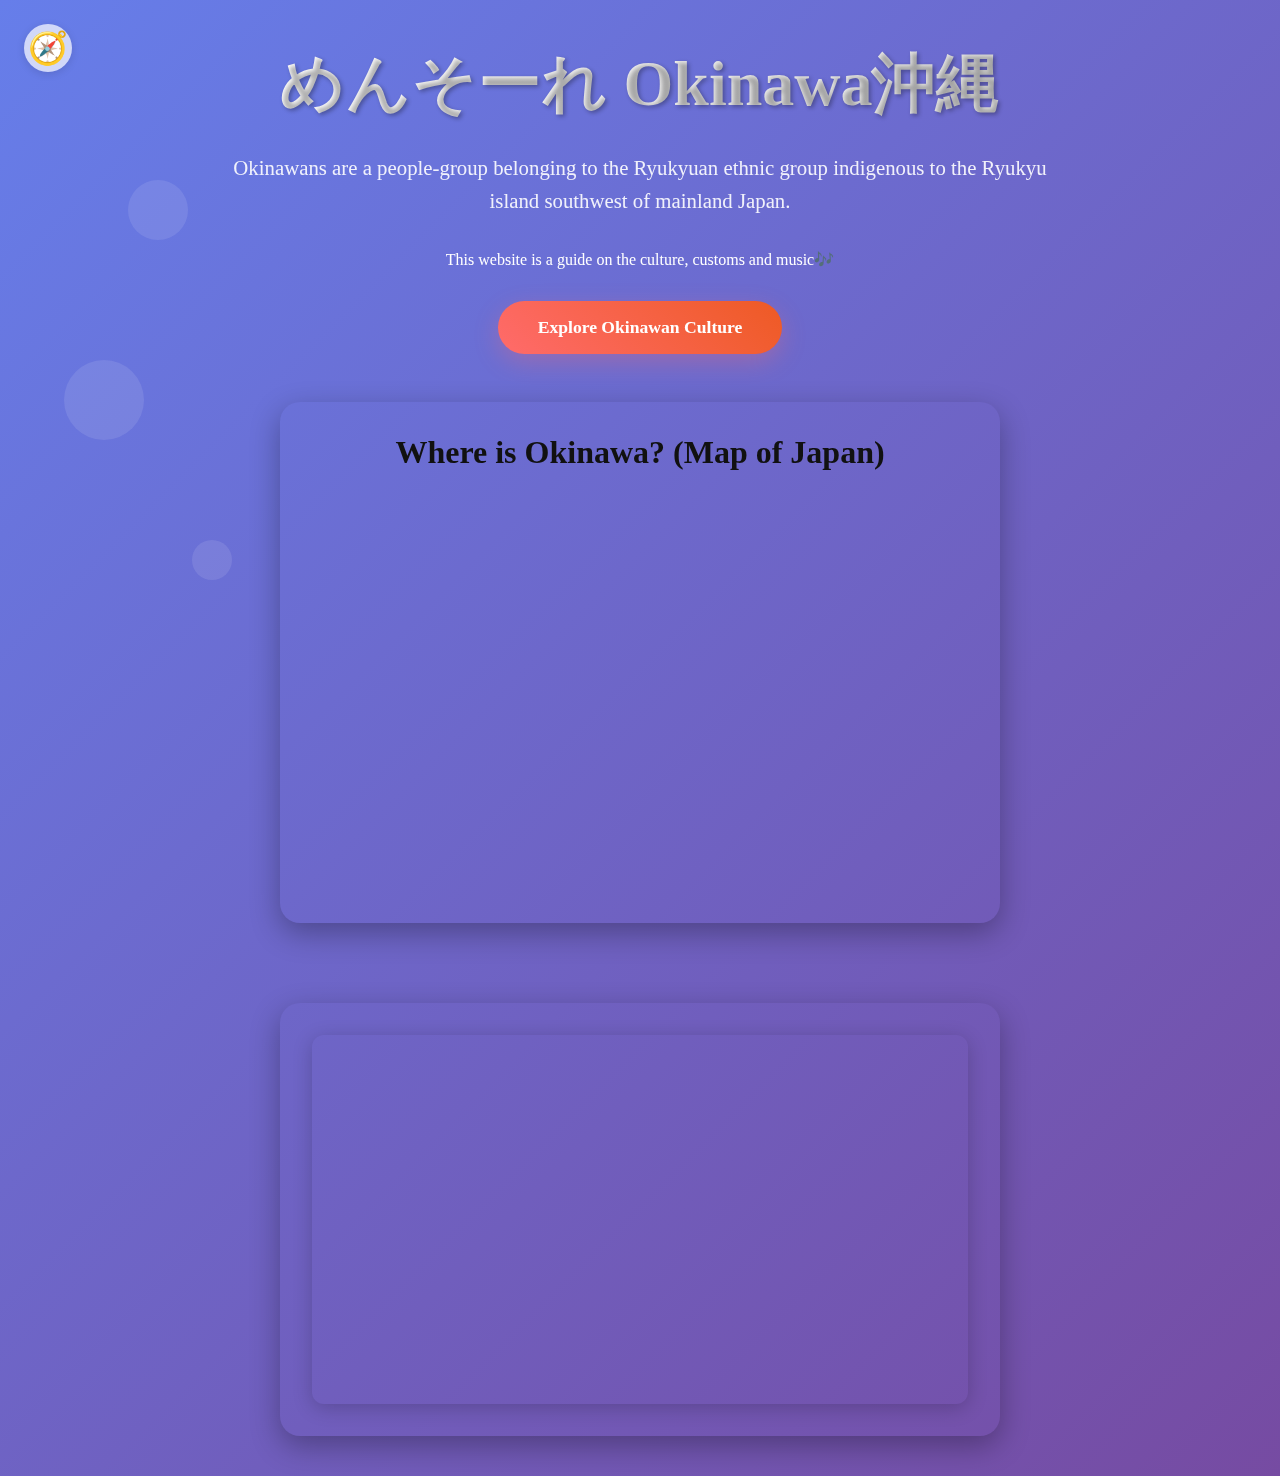
<file: index.html>
<!DOCTYPE html>
<html lang="en">
<head>
    <meta charset="UTF-8" />
    <meta name="viewport" content="width=device-width, initial-scale=1.0"/>
    <title>Nature Landing Page</title>
    <link rel="stylesheet" href="css/index.css" />
    <link rel="stylesheet" href="css/compass-nav.css" />
    <script src="js/components/compass-nav.js" defer></script>
</head>
<body class="nature-landing-page">
    <div class="floating-elements">
        <div class="floating-circle circle1"></div>
        <div class="floating-circle circle2"></div>
        <div class="floating-circle circle3"></div>
    </div>

    <div class="container">
        <div class="content">
            <h1><span id="typewriter-text">めんそーれ</span> Okinawa沖縄</h1>
            <p>Okinawans are a people-group belonging to the Ryukyuan ethnic group indigenous to the Ryukyu island southwest of mainland Japan.<p></p> This website is a guide on the culture, customs and music🎶</p>
            <a href="./index3.html" class="cta-button">Explore Okinawan Culture</a>
        </div>

        <div class="video-card" style="margin-bottom:2rem;">
            <h2 style="text-align:center; font-size:2rem; margin-bottom:1rem; color:#111; text-shadow:none;">Where is Okinawa? (Map of Japan)</h2>
            <div class="map-wrapper" style="max-width: 700px; margin: 0 auto;">
                <iframe src="https://www.google.com/maps?q=26.3344,127.8056&z=10&output=embed" width="100%" height="400" style="border:0;" allowfullscreen="" loading="lazy" referrerpolicy="no-referrer-when-downgrade"></iframe>
            </div>
        </div>

        <div class="video-card">
            <div class="video-wrapper">
                <iframe 
                    src="https://www.youtube.com/embed/yhBSiX-_c4k" 
                    title="Okinawan Culture Video" 
                    allow="accelerometer; autoplay; clipboard-write; encrypted-media; gyroscope; picture-in-picture" 
                    allowfullscreen>
                </iframe>
            </div>
        </div>
    </div>

    <div class="falling-leaves" id="falling-leaves"></div>

    <script src="js/index.js"></script>
    <script>
    // Typewriter effect for main heading
    const words = ["めんそーれ", "Mensoore", "Welcome"];
    let wordIndex = 0;
    let charIndex = 0;
    let isDeleting = false;
    const el = document.getElementById('typewriter-text');
    function type() {
      const current = words[wordIndex];
      if (isDeleting) {
        charIndex--;
        el.textContent = current.substring(0, charIndex);
      } else {
        charIndex++;
        el.textContent = current.substring(0, charIndex);
      }
      let delay = isDeleting ? 60 : 120;
      if (!isDeleting && charIndex === current.length) {
        delay = 1200;
        isDeleting = true;
      } else if (isDeleting && charIndex === 0) {
        isDeleting = false;
        wordIndex = (wordIndex + 1) % words.length;
        delay = 500;
      }
      setTimeout(type, delay);
    }
    if (el) type();
    </script>
</body>
</html>
</file>
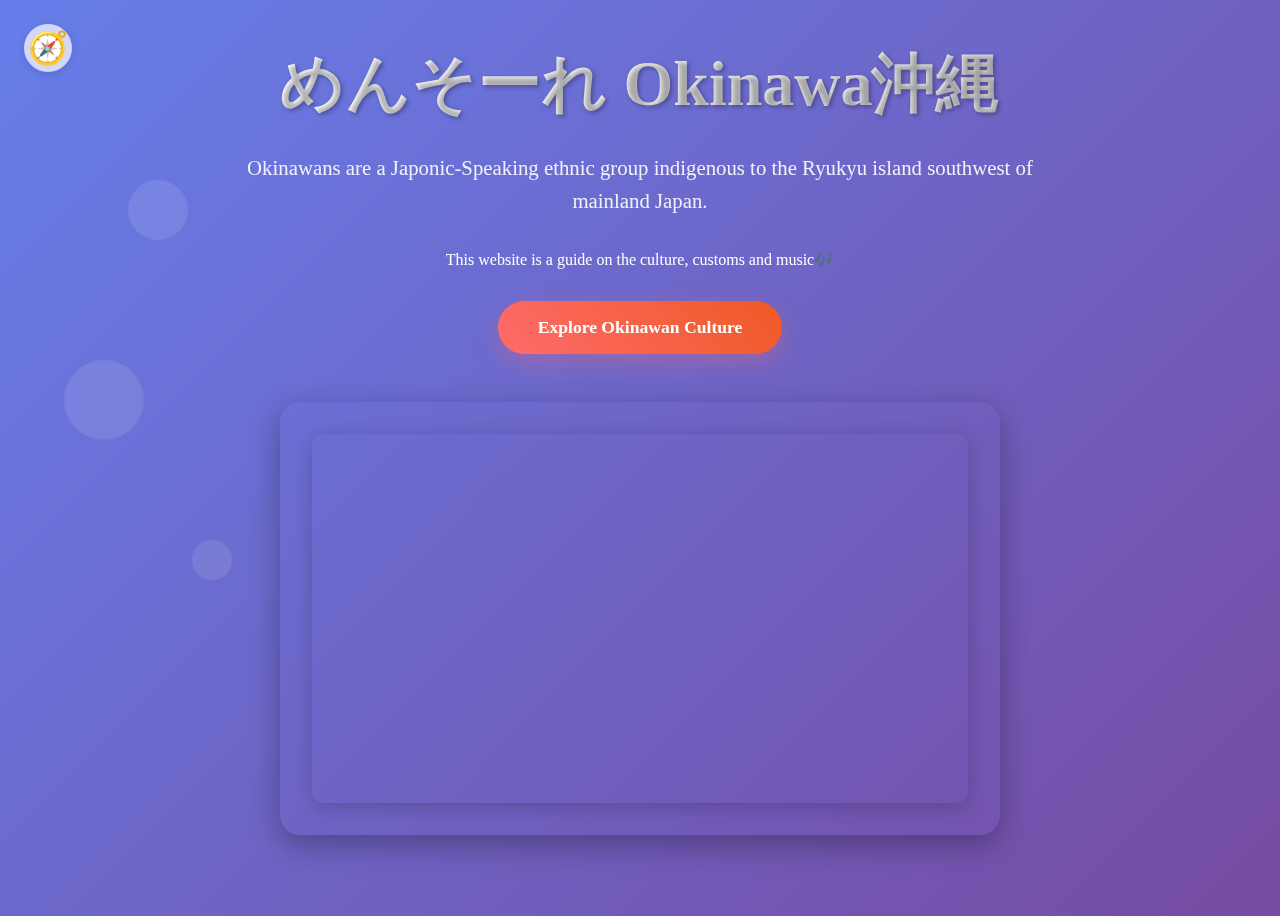
<file: abc/index.html>
<!DOCTYPE html>
<html lang="en">
<head>
    <meta charset="UTF-8" />
    <meta name="viewport" content="width=device-width, initial-scale=1.0"/>
    <title>Nature Landing Page</title>
    <link rel="stylesheet" href="css/index.css" />
    <link rel="stylesheet" href="css/compass-nav.css" />
    <script src="js/components/compass-nav.js" defer></script>
</head>
<body class="nature-landing-page">
    <div class="floating-elements">
        <div class="floating-circle circle1"></div>
        <div class="floating-circle circle2"></div>
        <div class="floating-circle circle3"></div>
    </div>

    <div class="container">
        <div class="content">
            <h1>めんそーれ Okinawa沖縄</h1>
            <p>Okinawans are a Japonic-Speaking ethnic group indigenous to the Ryukyu island southwest of mainland Japan.<p></p> This website is a guide on the culture, customs and music🎶</p>
            <a href="./geo.html" class="cta-button">Explore Okinawan Culture</a>
        </div>

        <div class="video-card">
            <div class="video-wrapper">
                <iframe 
                    src="https://www.youtube.com/embed/yhBSiX-_c4k" 
                    title="Okinawan Culture Video" 
                    allow="accelerometer; autoplay; clipboard-write; encrypted-media; gyroscope; picture-in-picture" 
                    allowfullscreen>
                </iframe>
            </div>
        </div>
    </div>

    <div class="falling-leaves" id="falling-leaves"></div>

    <script src="js/index.js"></script>
</body>
</html>
</file>
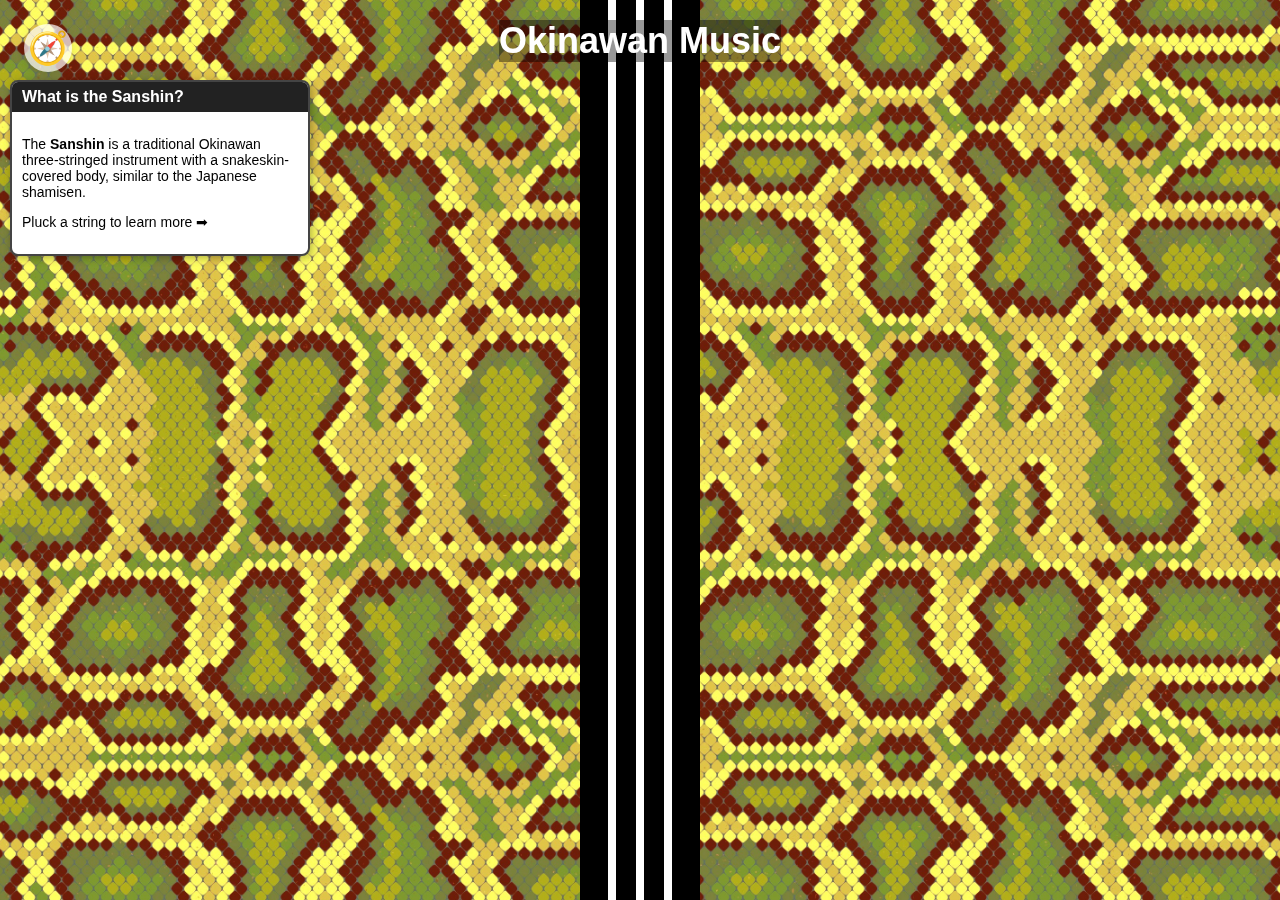
<file: index4.html>
<!DOCTYPE html>
<html lang="en">
<head>
  <meta charset="UTF-8">
  <title>Snake Skin Strings</title>
  <link rel="stylesheet" href="css/index4.css" />
  <link rel="stylesheet" href="css/compass-nav.css" />
  <link rel="stylesheet" href="css/info-window.css" />
  <link rel="stylesheet" href="css/carousel.css" />
  <script src="js/components/compass-nav.js" defer></script>
  <script src="js/components/info-window.js" defer></script>
  <script src="js/components/carousel.js" defer></script>
  <script src="js/components/info-content-renderer.js" defer></script>
</head>
<body class="snake-skin-page">
  <div class="falling-leaves" id="falling-leaves"></div>
  <h1>Okinawan Music</h1>

  <div class="string-container">
    <div class="string" data-string="uujiru">
      <div class="tooltip">uujiru (男弦)</div>
    </div>
    <div class="string" data-string="nakajiru">
      <div class="tooltip">nakajiru (中弦)</div>
    </div>
    <div class="string" data-string="miijiru">
      <div class="tooltip">miijiru (女弦)</div>
    </div>
  </div>

  <!-- Permanent Info Box -->
  <div class="permanent-info">
    <div class="window-header">
      <span>What is the Sanshin?</span>
    </div>
    <div class="window-content">
      <p>The <strong>Sanshin</strong> is a traditional Okinawan three-stringed instrument with a snakeskin-covered body, similar to the Japanese shamisen.</p>
      <p>Pluck a string to learn more ➡</p>
    </div>
  </div>

  <script src="js/index4.js"></script>
  <script src="js/index4-leaves.js"></script>
</body>
</html>
</file>
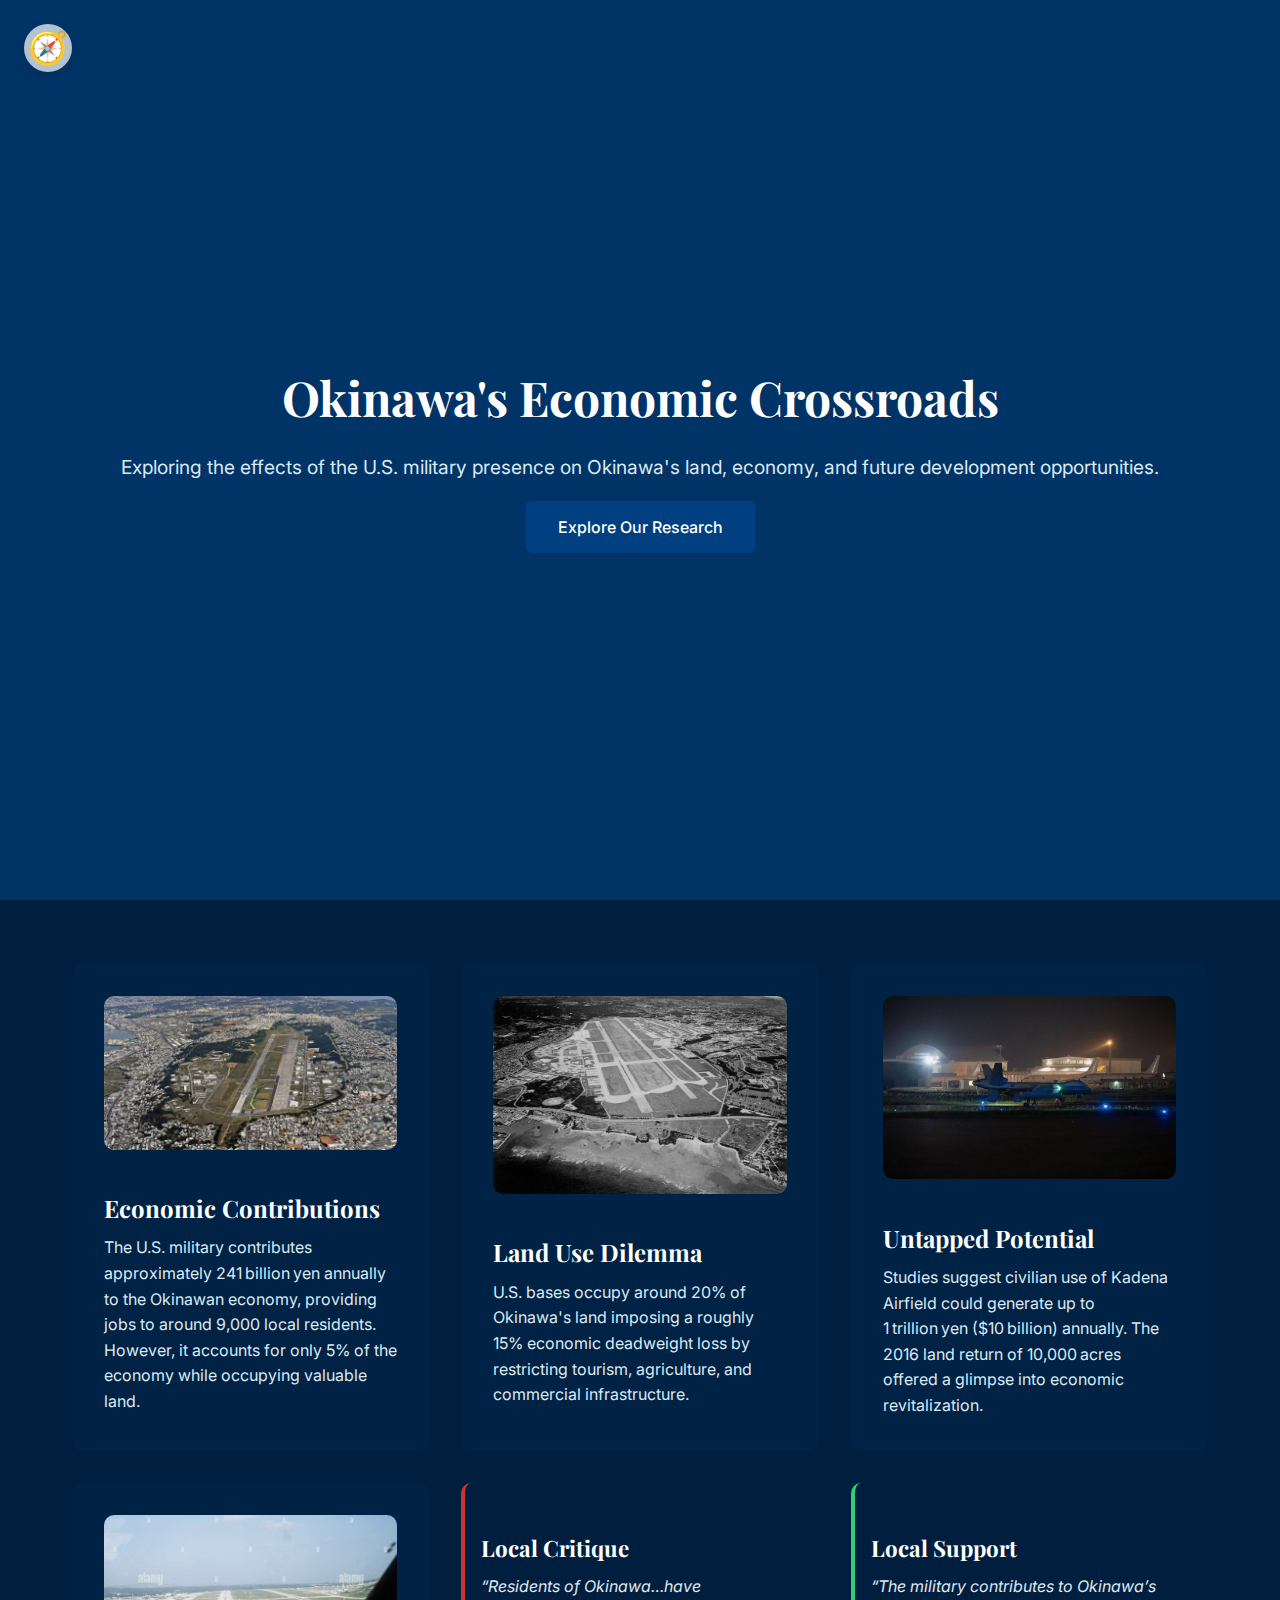
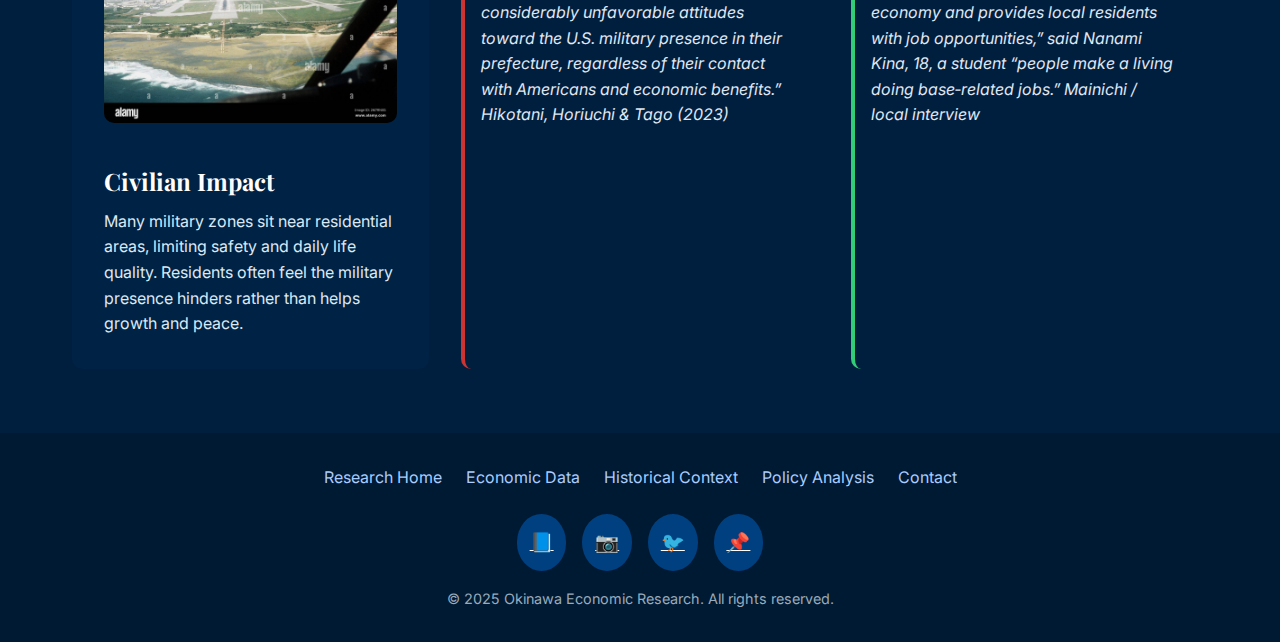
<file: military.html>
<!DOCTYPE html>
<html lang="en">
<head>
  <meta charset="UTF-8" />
  <meta name="viewport" content="width=device-width, initial-scale=1.0"/>
  <title>Okinawa's Economic Crossroads</title>
  <link href="https://fonts.googleapis.com/css2?family=Playfair+Display:wght@400;600;700&family=Inter:wght@300;400;500&display=swap" rel="stylesheet"/>
  <link rel="stylesheet" href="css/military_css.css"/>
  <link rel="stylesheet" href="css/compass-nav.css"/>
  <script src="js/components/compass-nav.js" defer></script>
</head>
<body>
  <!-- Hero Section -->
  <section class="hero">
    <div class="hero-content">
      <h1>Okinawa's Economic Crossroads</h1>
      <p>Exploring the effects of the U.S. military presence on Okinawa's land, economy, and future development opportunities.</p>
      <a href="#" class="cta-button">Explore Our Research</a>
    </div>
  </section>

  <!-- Main Content -->
  <main class="main-content">
    <div class="content-blocks">

      <!-- Economic Contributions -->
      <div class="content-block">
        <img src="military_images/okinawa_base_runway_day.jpg" alt="Okinawa military base aerial view"/>
        <h3>Economic Contributions</h3>
        <p>The U.S. military contributes approximately 241 billion yen annually to the Okinawan economy, providing jobs to around 9,000 local residents. However, it accounts for only 5% of the economy while occupying valuable land.</p>
      </div>

      <!-- Land Use Dilemma -->
      <div class="content-block">
        <img src="military_images/kadena_satellite.jpg" alt="Satellite view of Kadena base"/>
        <h3>Land Use Dilemma</h3>
        <p>U.S. bases occupy around 20% of Okinawa's land imposing a roughly 15% economic deadweight loss by restricting tourism, agriculture, and commercial infrastructure.</p>
      </div>

      <!-- Untapped Potential -->
      <div class="content-block">
        <img src="military_images/kadena_night_runway.jpg" alt="Nighttime runway view"/>
        <h3>Untapped Potential</h3>
        <p>Studies suggest civilian use of Kadena Airfield could generate up to 1 trillion yen ($10 billion) annually. The 2016 land return of 10,000 acres offered a glimpse into economic revitalization.</p>
      </div>

      <!-- Civilian Impact -->
      <div class="content-block">
        <img src="military_images/runway_approach.jpg" alt="Aircraft approaching Okinawan runway near homes"/>
        <h3>Civilian Impact</h3>
        <p>Many military zones sit near residential areas, limiting safety and daily life quality. Residents often feel the military presence hinders rather than helps growth and peace.</p>
      </div>

      <!-- Opinion Blocks -->
      <div class="content-block opinion negative">
        <h3>Local Critique</h3>
         <p>
    “Residents of Okinawa…have considerably unfavorable attitudes toward the U.S. military presence in their prefecture, regardless of their contact with Americans and economic benefits.”  
    <em> Hikotani, Horiuchi &amp; Tago (2023)</em> 
  </p>
      </div>

      <div class="content-block opinion positive">
        <h3>Local Support</h3>
         <p>
    “The military contributes to Okinawa’s economy and provides local residents with job opportunities,” said Nanami Kina, 18, a student  “people make a living doing base‑related jobs.”  
    <em> Mainichi / local interview</em>
      </div>

    </div>
  </main>

  <!-- Footer -->
  <footer class="footer">
    <div class="footer-content">
      <nav class="footer-nav">
        <a href="#">Research Home</a>
        <a href="#">Economic Data</a>
        <a href="#">Historical Context</a>
        <a href="#">Policy Analysis</a>
        <a href="#">Contact</a>
      </nav>
      <div class="social-icons">
        <a href="#" class="social-icon">📘</a>
        <a href="#" class="social-icon">📷</a>
        <a href="#" class="social-icon">🐦</a>
        <a href="#" class="social-icon">📌</a>
      </div>
      <div class="footer-bottom">
        <p>&copy; 2025 Okinawa Economic Research. All rights reserved.</p>
      </div>
    </div>
  </footer>
</body>
</html>
</file>
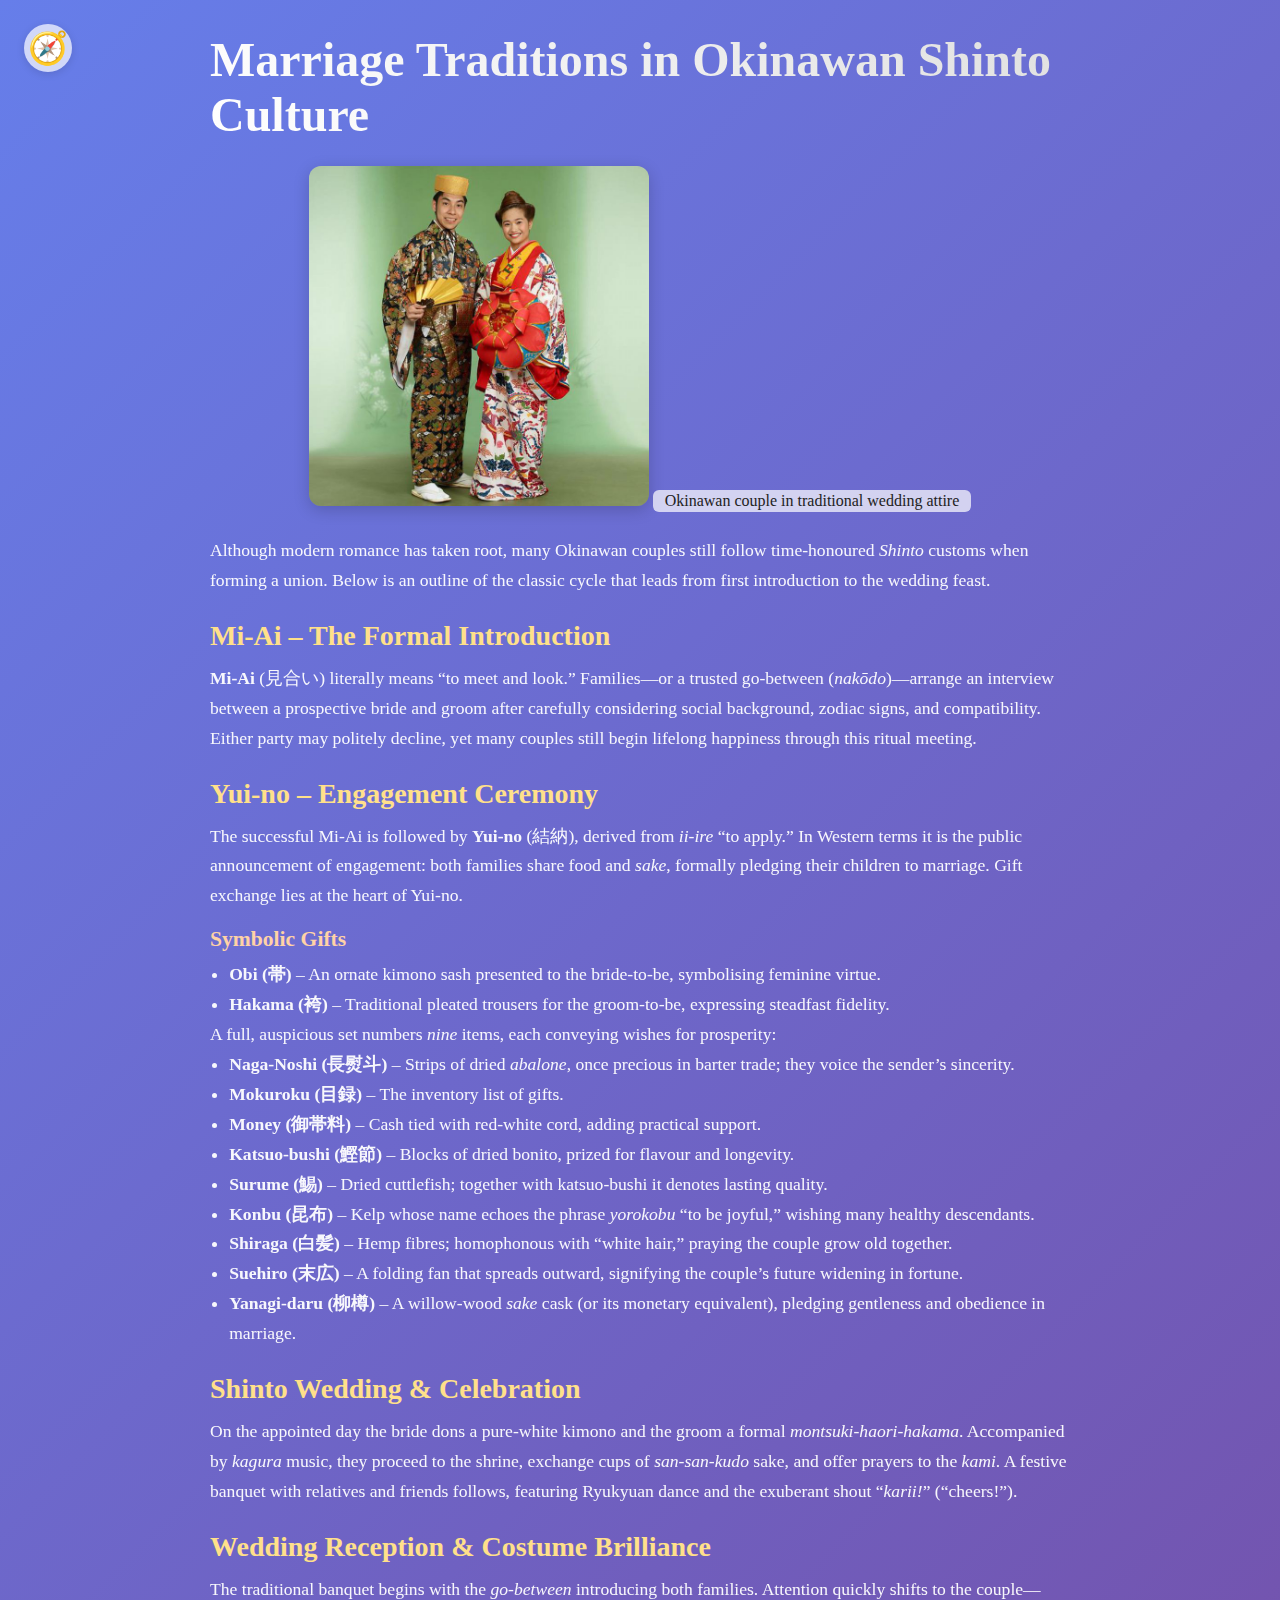
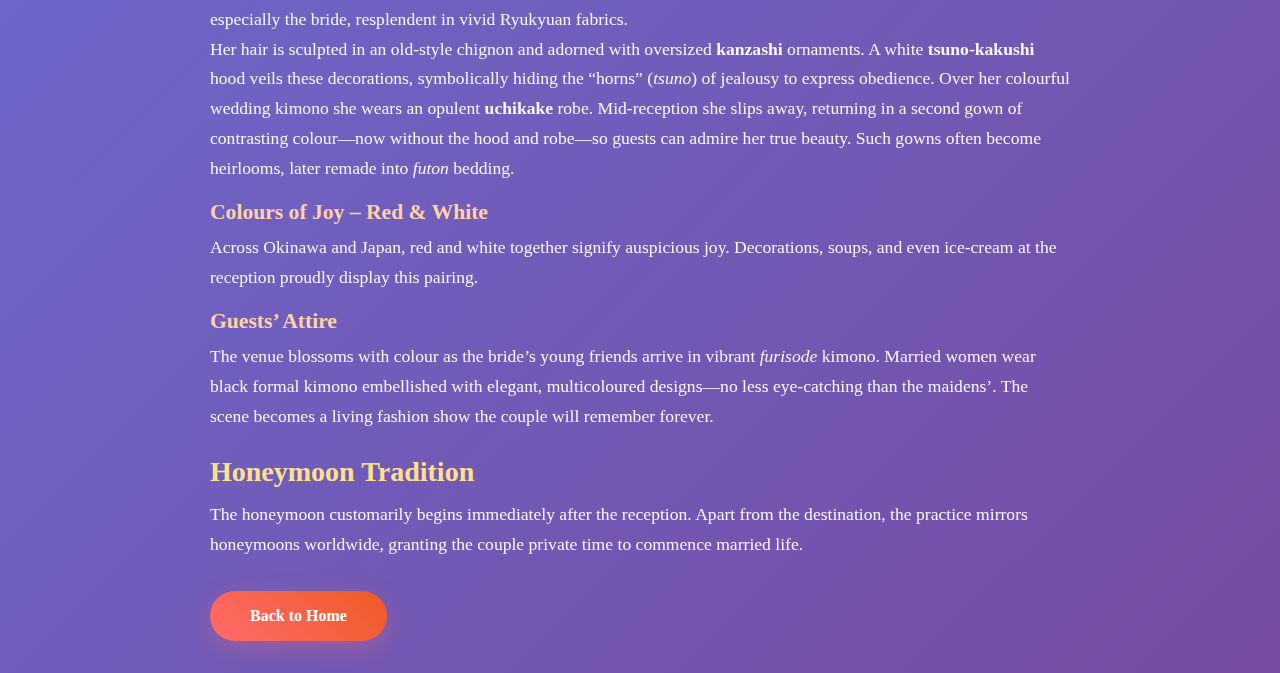
<file: okinawan_marriage.html>
<!DOCTYPE html>
<html lang="en">
<head>
    <meta charset="UTF-8" />
    <meta name="viewport" content="width=device-width, initial-scale=1.0" />
    <title>Okinawan Marriage Traditions</title>
    <!-- Re-use the same style palette as index.html / ryukyuan.html for visual consistency -->
    <style>
        * { margin: 0; padding: 0; box-sizing: border-box; }
        body {
            font-family: 'Georgia', serif;
            background: linear-gradient(135deg, #667eea 0%, #764ba2 100%);
            min-height: 100vh;
            overflow-x: hidden;
            position: relative;
            color: #ffffff;
        }
        .container {
            display: flex;
            flex-direction: column;
            align-items: center;
            padding: 2rem;
            min-height: 100vh;
            position: relative;
            z-index: 2;
        }
        .content {
            max-width: 860px;
            text-align: left;
            animation: fadeInLeft 1.5s ease-out;
        }
        .content h1 {
            font-size: 3rem;
            margin-bottom: 1.5rem;
            background: linear-gradient(45deg, #ffffff, #e0e0e0);
            -webkit-background-clip: text;
            -webkit-text-fill-color: transparent;
            background-clip: text;
        }
        .content h2 {
            font-size: 1.75rem;
            margin: 1.5rem 0 0.75rem;
            color: #ffe08a;
        }
        .content h3 {
            font-size: 1.35rem;
            margin: 1rem 0 0.5rem;
            color: #ffd2a6;
        }
        .content p, .content li {
            font-size: 1.1rem;
            line-height: 1.7;
            opacity: 0.95;
        }
        ul { padding-left: 1.2rem; }
        .cta-button {
            display: inline-block;
            margin-top: 2rem;
            padding: 1rem 2.5rem;
            background: linear-gradient(45deg, #ff6b6b, #ee5a24);
            color: #ffffff;
            text-decoration: none;
            border-radius: 50px;
            font-weight: bold;
            transition: all 0.3s ease;
            box-shadow: 0 8px 25px rgba(255, 107, 107, 0.3);
        }
        .cta-button:hover {
            transform: translateY(-3px);
            box-shadow: 0 12px 35px rgba(255, 107, 107, 0.4);
        }
        @keyframes fadeInLeft {
            from { opacity: 0; transform: translateX(-50px); }
            to   { opacity: 1; transform: translateX(0); }
        }
    </style>
    <link rel="stylesheet" href="css/compass-nav.css"/>
    <script src="js/components/compass-nav.js" defer></script>
</head>
<body>
    <div class="container">
        <div class="content">
            <h1>Marriage Traditions in Okinawan Shinto Culture</h1>
            <figure style="text-align:center; margin: 0 0 1.5rem 0;">
              <img src="OkinawanCouple.jpg" alt="Okinawan couple in traditional wedding attire" style="max-width:340px; width:100%; border-radius:12px; box-shadow:0 4px 16px rgba(0,0,0,0.18);">
              <figcaption style="margin-top:8px; color:#222; background:rgba(255,255,255,0.7); border-radius:6px; display:inline-block; padding:2px 12px; font-size:1rem;">Okinawan couple in traditional wedding attire</figcaption>
            </figure>
            <p>Although modern romance has taken root, many Okinawan couples still follow time-honoured <em>Shinto</em> customs when forming a union. Below is an outline of the classic cycle that leads from first introduction to the wedding feast.</p>

            <h2>Mi-Ai – The Formal Introduction</h2>
            <p><strong>Mi-Ai</strong> (見合い) literally means “to meet and look.”  Families—or a trusted go-between (<em>nakōdo</em>)—arrange an interview between a prospective bride and groom after carefully considering social background, zodiac signs, and compatibility.  Either party may politely decline, yet many couples still begin lifelong happiness through this ritual meeting.</p>

            <h2>Yui-no – Engagement Ceremony</h2>
            <p>The successful Mi-Ai is followed by <strong>Yui-no</strong> (結納), derived from <em>ii-ire</em> “to apply.”  In Western terms it is the public announcement of engagement: both families share food and <em>sake</em>, formally pledging their children to marriage.  Gift exchange lies at the heart of Yui-no.</p>

            <h3>Symbolic Gifts</h3>
            <ul>
                <li><strong>Obi (帯)</strong> – An ornate kimono sash presented to the bride-to-be, symbolising feminine virtue.</li>
                <li><strong>Hakama (袴)</strong> – Traditional pleated trousers for the groom-to-be, expressing steadfast fidelity.</li>
            </ul>
            <p>A full, auspicious set numbers <em>nine</em> items, each conveying wishes for prosperity:</p>
            <ul>
                <li><strong>Naga-Noshi (長熨斗)</strong> – Strips of dried <em>abalone</em>, once precious in barter trade; they voice the sender’s sincerity.</li>
                <li><strong>Mokuroku (目録)</strong> – The inventory list of gifts.</li>
                <li><strong>Money (御帯料)</strong> – Cash tied with red-white cord, adding practical support.</li>
                <li><strong>Katsuo-bushi (鰹節)</strong> – Blocks of dried bonito, prized for flavour and longevity.</li>
                <li><strong>Surume (鯣)</strong> – Dried cuttlefish; together with katsuo-bushi it denotes lasting quality.</li>
                <li><strong>Konbu (昆布)</strong> – Kelp whose name echoes the phrase <em>yorokobu</em> “to be joyful,” wishing many healthy descendants.</li>
                <li><strong>Shiraga (白髪)</strong> – Hemp fibres; homophonous with “white hair,” praying the couple grow old together.</li>
                <li><strong>Suehiro (末広)</strong> – A folding fan that spreads outward, signifying the couple’s future widening in fortune.</li>
                <li><strong>Yanagi-daru (柳樽)</strong> – A willow-wood <em>sake</em> cask (or its monetary equivalent), pledging gentleness and obedience in marriage.</li>
            </ul>

            <h2>Shinto Wedding &amp; Celebration</h2>
            <p>On the appointed day the bride dons a pure-white kimono and the groom a formal <em>montsuki-haori-hakama</em>.  Accompanied by <em>kagura</em> music, they proceed to the shrine, exchange cups of <em>san-san-kudo</em> sake, and offer prayers to the <em>kami</em>.  A festive banquet with relatives and friends follows, featuring Ryukyuan dance and the exuberant shout “<em>karii!</em>” (“cheers!”).</p>

            <h2>Wedding Reception &amp; Costume Brilliance</h2>
            <p>The traditional banquet begins with the <em>go-between</em> introducing both families. Attention quickly shifts to the couple—especially the bride, resplendent in vivid Ryukyuan fabrics.</p>

            <p>Her hair is sculpted in an old-style chignon and adorned with oversized <strong>kanzashi</strong> ornaments. A white <strong>tsuno-kakushi</strong> hood veils these decorations, symbolically hiding the “horns” (<em>tsuno</em>) of jealousy to express obedience. Over her colourful wedding kimono she wears an opulent <strong>uchikake</strong> robe. Mid-reception she slips away, returning in a second gown of contrasting colour—now without the hood and robe—so guests can admire her true beauty. Such gowns often become heirlooms, later remade into <em>futon</em> bedding.</p>

            <h3>Colours of Joy – Red &amp; White</h3>
            <p>Across Okinawa and Japan, red and white together signify auspicious joy. Decorations, soups, and even ice-cream at the reception proudly display this pairing.</p>

            <h3>Guests’ Attire</h3>
            <p>The venue blossoms with colour as the bride’s young friends arrive in vibrant <em>furisode</em> kimono. Married women wear black formal kimono embellished with elegant, multicoloured designs—no less eye-catching than the maidens’. The scene becomes a living fashion show the couple will remember forever.</p>

            <h2>Honeymoon Tradition</h2>
            <p>The honeymoon customarily begins immediately after the reception. Apart from the destination, the practice mirrors honeymoons worldwide, granting the couple private time to commence married life.</p>

            <a href="./index.html" class="cta-button">Back to Home</a>
        </div>
    </div>

    <!-- Floating leaves & flowers visual effect -->
    <div class="falling-leaves" id="falling-leaves"></div>

    <style>
        .falling-leaves {
            position: fixed;
            top: 0;
            left: 0;
            width: 100%;
            height: 100%;
            pointer-events: none;
            z-index: 3;
            overflow: hidden;
        }

        .leaf {
            position: absolute;
            width: 12px;
            height: 12px;
            background: radial-gradient(circle, #90EE90, #228B22);
            border-radius: 0 100% 0 100%;
            transform: rotate(45deg);
            animation-timing-function: linear;
            animation-iteration-count: infinite;
        }

        .flower {
            position: absolute;
            width: 10px;
            height: 10px;
            background: radial-gradient(circle, #FFB6C1, #FF69B4);
            border-radius: 50%;
            animation-timing-function: linear;
            animation-iteration-count: infinite;
        }

        .flower::before {
            content: '';
            position: absolute;
            top: -2px;
            left: -2px;
            width: 14px;
            height: 14px;
            background: radial-gradient(circle, rgba(255, 182, 193, 0.6), rgba(255, 105, 180, 0.6));
            border-radius: 50%;
            z-index: -1;
        }

        @keyframes fall {
            to {
                transform: translateY(100vh) rotate(360deg);
                opacity: 0;
            }
        }

        @keyframes drift {
            to {
                transform: translateY(100vh) translateX(-100px) rotate(360deg);
                opacity: 0;
            }
        }

        @keyframes spiral {
            to {
                transform: translateY(100vh) translateX(100px) rotate(-360deg);
                opacity: 0;
            }
        }

        @keyframes floatDown {
            to {
                transform: translateY(100vh) translateX(-30px) rotate(180deg);
                opacity: 0;
            }
        }
    </style>

    <script>
        function createLeaf() {
            const leaf = document.createElement('div');
            leaf.className = 'leaf';

            const startX = Math.random() * window.innerWidth;
            leaf.style.left = startX + 'px';
            leaf.style.top = '-20px';

            const size = Math.random() * 8 + 8;
            leaf.style.width = size + 'px';
            leaf.style.height = size + 'px';

            const colors = ['#90EE90', '#FFD700', '#FF6347', 'DarkOrange', 'Crimson', 'Gold'];
            const color1 = colors[Math.floor(Math.random() * colors.length)];
            const color2 = colors[Math.floor(Math.random() * colors.length)];
            leaf.style.background = `radial-gradient(circle, ${color1}, ${color2})`;

            const animations = ['fall', 'drift', 'spiral'];
            const animation = animations[Math.floor(Math.random() * animations.length)];
            const duration = Math.random() * 3 + 4;

            leaf.style.animation = `${animation} ${duration}s linear`;
            document.getElementById('falling-leaves').appendChild(leaf);

            setTimeout(() => {
                if (leaf.parentNode) {
                    leaf.parentNode.removeChild(leaf);
                }
            }, duration * 1000);
        }

        function createFlower() {
            const flower = document.createElement('div');
            flower.className = 'flower';

            const startX = Math.random() * window.innerWidth;
            flower.style.left = startX + 'px';
            flower.style.top = '-20px';

            const size = Math.random() * 6 + 8;
            flower.style.width = size + 'px';
            flower.style.height = size + 'px';

            const pinkColors = ['#FFB6C1', '#FF69B4', '#FF1493', '#FFC0CB', '#FF91A4'];
            const color1 = pinkColors[Math.floor(Math.random() * pinkColors.length)];
            const color2 = pinkColors[Math.floor(Math.random() * pinkColors.length)];
            flower.style.background = `radial-gradient(circle, ${color1}, ${color2})`;

            const animations = ['fall', 'drift', 'floatDown'];
            const animation = animations[Math.floor(Math.random() * animations.length)];
            const duration = Math.random() * 4 + 5;

            flower.style.animation = `${animation} ${duration}s linear`;
            document.getElementById('falling-leaves').appendChild(flower);

            setTimeout(() => {
                if (flower.parentNode) {
                    flower.parentNode.removeChild(flower);
                }
            }, duration * 1000);
        }

        function startLeafFall() {
            if (Math.random() > 0.3) {
                createLeaf();
            } else {
                createFlower();
            }

            const nextElement = Math.random() * 800 + 200;
            setTimeout(startLeafFall, nextElement);
        }

        // start after initial delay so page loads smoothly
        setTimeout(startLeafFall, 1000);
    </script>

</body>
</html>
</file>
<file: css/index.css>
/* Extracted from index.html <style> */
.nature-landing-page * {
    margin: 0;
    padding: 0;
    box-sizing: border-box;
}

.nature-landing-page {
    font-family: 'Georgia', serif;
    background: linear-gradient(135deg, #667eea 0%, #764ba2 100%);
    min-height: 100vh;
    overflow-x: hidden;
    position: relative;
}

.nature-landing-page .container {
    display: flex;
    flex-direction: column;
    align-items: center;
    min-height: 100vh;
    padding: 2rem;
    position: relative;
    z-index: 2;
}

.nature-landing-page .content {
    max-width: 70%;
    color: white;
    animation: fadeInLeft 1.5s ease-out;
    text-align: center;
}

.nature-landing-page .content h1 {
    font-size: 4rem;
    font-weight: bold;
    margin-bottom: 1.5rem;
    text-shadow: 2px 2px 4px rgba(0,0,0,0.3);
    background: linear-gradient(45deg, #ffffff, #e0e0e0);
    -webkit-background-clip: text;
    -webkit-text-fill-color: transparent;
    background-clip: text;
}

.nature-landing-page .content p {
    font-size: 1.3rem;
    line-height: 1.6;
    margin-bottom: 2rem;
    opacity: 0.9;
}

.nature-landing-page .cta-button {
    display: inline-block;
    padding: 1rem 2.5rem;
    background: linear-gradient(45deg, #ff6b6b, #ee5a24);
    color: white;
    text-decoration: none;
    border-radius: 50px;
    font-weight: bold;
    font-size: 1.1rem;
    transition: all 0.3s ease;
    box-shadow: 0 8px 25px rgba(255, 107, 107, 0.3);
}

.nature-landing-page .cta-button:hover {
    transform: translateY(-3px);
    box-shadow: 0 12px 35px rgba(255, 107, 107, 0.4);
}

.nature-landing-page .video-card {
    margin-top: 3rem;
    width: 100%;
    max-width: 720px;
    border-radius: 20px;
    overflow: hidden;
    box-shadow: 0 10px 30px rgba(0,0,0,0.3);
    background-image: url('https://kogeijapan.com/element/shared/images/kj/okinawa/title/okinawa-07.jpg');
    background-size: cover;
    background-position: center;
    padding: 2rem;
    position: relative;
}

.nature-landing-page .video-wrapper {
    position: relative;
    padding-bottom: 56.25%;
    height: 0;
    overflow: hidden;
    border-radius: 12px;
    box-shadow: 0 4px 20px rgba(0,0,0,0.2);
}

.nature-landing-page .video-wrapper iframe {
    position: absolute;
    top: 0;
    left: 0;
    width: 100%;
    height: 100%;
    border: none;
}

.nature-landing-page .leaf {
    position: absolute;
    width: 12px;
    height: 12px;
    background: radial-gradient(circle, #90EE90, #228B22);
    border-radius: 0 100% 0 100%;
    transform: rotate(45deg);
    animation-timing-function: linear;
    animation-iteration-count: infinite;
}

.nature-landing-page .flower {
    position: absolute;
    width: 10px;
    height: 10px;
    background: radial-gradient(circle, #FFB6C1, #FF69B4);
    border-radius: 50%;
    animation-timing-function: linear;
    animation-iteration-count: infinite;
}

.nature-landing-page .flower::before {
    content: '';
    position: absolute;
    top: -2px;
    left: -2px;
    width: 14px;
    height: 14px;
    background: radial-gradient(circle, rgba(255, 182, 193, 0.6), rgba(255, 105, 180, 0.6));
    border-radius: 50%;
    z-index: -1;
}

.nature-landing-page .falling-leaves {
    position: fixed;
    top: 0;
    left: 0;
    width: 100%;
    height: 100%;
    pointer-events: none;
    z-index: 3;
    overflow: hidden;
}

@keyframes fadeInLeft {
    from {
        opacity: 0;
        transform: translateX(-50px);
    }
    to {
        opacity: 1;
        transform: translateX(0);
    }
}

@keyframes fall {
    to {
        transform: translateY(100vh) rotate(360deg);
        opacity: 0;
    }
}

@keyframes drift {
    to {
        transform: translateY(100vh) translateX(-100px) rotate(360deg);
        opacity: 0;
    }
}

@keyframes spiral {
    to {
        transform: translateY(100vh) translateX(50px) rotate(720deg);
        opacity: 0;
    }
}

@keyframes floatDown {
    to {
        transform: translateY(100vh) translateX(-30px) rotate(180deg);
        opacity: 0;
    }
}

.nature-landing-page .floating-elements {
    position: fixed;
    top: 0;
    left: 0;
    width: 100%;
    height: 100%;
    pointer-events: none;
    z-index: 1;
}

.nature-landing-page .floating-circle {
    position: absolute;
    border-radius: 50%;
    background: rgba(255, 255, 255, 0.1);
    animation: float 6s ease-in-out infinite;
}

.nature-landing-page .circle1 {
    width: 60px;
    height: 60px;
    top: 20%;
    left: 10%;
    animation-delay: 0s;
}

.nature-landing-page .circle2 {
    width: 40px;
    height: 40px;
    top: 60%;
    left: 15%;
    animation-delay: 2s;
}

.nature-landing-page .circle3 {
    width: 80px;
    height: 80px;
    top: 40%;
    left: 5%;
    animation-delay: 4s;
}

@keyframes float {
    0%, 100% { transform: translateY(0px) rotate(0deg); }
    50% { transform: translateY(-20px) rotate(180deg); }
}

@media (max-width: 768px) {
    .nature-landing-page .content {
        max-width: 90%;
    }

    .nature-landing-page .content h1 {
        font-size: 2.5rem;
    }

    .nature-landing-page .content p {
        font-size: 1rem;
    }

    .nature-landing-page .video-card {
        padding: 1rem;
    }
}
</file>
<file: css/compass-nav.css>
/* Compass Navigation Styles */
.compass-nav {
  position: fixed;
  top: 24px;
  left: 24px;
  z-index: 9999;
  display: flex;
  flex-direction: column;
  align-items: flex-start;
}

.compass-toggle {
  background: rgba(255,255,255,0.7);
  border: none;
  border-radius: 50%;
  width: 48px;
  height: 48px;
  font-size: 2rem;
  line-height: 1;
  box-shadow: 0 2px 8px rgba(0,0,0,0.12);
  cursor: pointer;
  transition: background 0.2s, box-shadow 0.2s;
  display: flex;
  align-items: center;
  justify-content: center;
  margin-bottom: 8px;
  outline: none;
  padding: 0;
  vertical-align: middle;
}
.compass-toggle.active, .compass-toggle:hover {
  background: rgba(255,255,255,0.85);
  box-shadow: 0 2px 8px rgba(0,0,0,0.14);
}

.compass-menu {
  display: flex;
  flex-direction: column;
  align-items: center;
  position: absolute;
  left: 0;
  top: 60px;
  transform: none;
  width: 48px;
  background: rgba(255,255,255,0.25);
  box-shadow: 0 8px 32px 0 rgba(31,38,135,0.37);
  backdrop-filter: blur(12px);
  border-radius: 24px;
  padding: 18px 0;
  opacity: 0;
  pointer-events: none;
  transition: opacity 0.25s;
  max-height: 80vh;
  overflow-y: auto;
  overflow-x: hidden;
  box-sizing: border-box;
}
.compass-menu.open {
  opacity: 1;
  pointer-events: auto;
  transform: none;
}

.compass-link {
  display: flex;
  flex-direction: column;
  align-items: center;
  justify-content: center;
  text-decoration: none;
  color: #222;
  margin: 10px 0;
  position: relative;
  font-size: 2rem;
  transition: color 0.2s;
  box-sizing: border-box;
}
.compass-link:hover .compass-icon {
  color: #0077ff;
  transform: scale(1.15);
}
.compass-icon {
  transition: color 0.2s, transform 0.2s;
}
.compass-tooltip {
  position: absolute;
  left: 100%;
  margin-left: 8px;
  top: 50%;
  transform: translateY(-50%) scale(0.95);
  background: rgba(255,255,255,0.95);
  color: #222;
  padding: 4px 14px;
  border-radius: 8px;
  font-size: 1rem;
  white-space: nowrap;
  opacity: 0;
  pointer-events: none;
  box-shadow: 0 2px 8px rgba(0,0,0,0.10);
  transition: opacity 0.18s, transform 0.18s;
  font-family: inherit;
  z-index: 10;
}
.compass-link:hover .compass-tooltip {
  opacity: 1;
  transform: translateY(-50%) scale(1);
}
</file>
<file: abc/css/index.css>
/* Extracted from index.html <style> */
.nature-landing-page * {
    margin: 0;
    padding: 0;
    box-sizing: border-box;
}

.nature-landing-page {
    font-family: 'Georgia', serif;
    background: linear-gradient(135deg, #667eea 0%, #764ba2 100%);
    min-height: 100vh;
    overflow-x: hidden;
    position: relative;
}

.nature-landing-page .container {
    display: flex;
    flex-direction: column;
    align-items: center;
    min-height: 100vh;
    padding: 2rem;
    position: relative;
    z-index: 2;
}

.nature-landing-page .content {
    max-width: 70%;
    color: white;
    animation: fadeInLeft 1.5s ease-out;
    text-align: center;
}

.nature-landing-page .content h1 {
    font-size: 4rem;
    font-weight: bold;
    margin-bottom: 1.5rem;
    text-shadow: 2px 2px 4px rgba(0,0,0,0.3);
    background: linear-gradient(45deg, #ffffff, #e0e0e0);
    -webkit-background-clip: text;
    -webkit-text-fill-color: transparent;
    background-clip: text;
}

.nature-landing-page .content p {
    font-size: 1.3rem;
    line-height: 1.6;
    margin-bottom: 2rem;
    opacity: 0.9;
}

.nature-landing-page .cta-button {
    display: inline-block;
    padding: 1rem 2.5rem;
    background: linear-gradient(45deg, #ff6b6b, #ee5a24);
    color: white;
    text-decoration: none;
    border-radius: 50px;
    font-weight: bold;
    font-size: 1.1rem;
    transition: all 0.3s ease;
    box-shadow: 0 8px 25px rgba(255, 107, 107, 0.3);
}

.nature-landing-page .cta-button:hover {
    transform: translateY(-3px);
    box-shadow: 0 12px 35px rgba(255, 107, 107, 0.4);
}

.nature-landing-page .video-card {
    margin-top: 3rem;
    width: 100%;
    max-width: 720px;
    border-radius: 20px;
    overflow: hidden;
    box-shadow: 0 10px 30px rgba(0,0,0,0.3);
    background-image: url('https://kogeijapan.com/element/shared/images/kj/okinawa/title/okinawa-07.jpg');
    background-size: cover;
    background-position: center;
    padding: 2rem;
    position: relative;
}

.nature-landing-page .video-wrapper {
    position: relative;
    padding-bottom: 56.25%;
    height: 0;
    overflow: hidden;
    border-radius: 12px;
    box-shadow: 0 4px 20px rgba(0,0,0,0.2);
}

.nature-landing-page .video-wrapper iframe {
    position: absolute;
    top: 0;
    left: 0;
    width: 100%;
    height: 100%;
    border: none;
}

.nature-landing-page .leaf {
    position: absolute;
    width: 12px;
    height: 12px;
    background: radial-gradient(circle, #90EE90, #228B22);
    border-radius: 0 100% 0 100%;
    transform: rotate(45deg);
    animation-timing-function: linear;
    animation-iteration-count: infinite;
}

.nature-landing-page .flower {
    position: absolute;
    width: 10px;
    height: 10px;
    background: radial-gradient(circle, #FFB6C1, #FF69B4);
    border-radius: 50%;
    animation-timing-function: linear;
    animation-iteration-count: infinite;
}

.nature-landing-page .flower::before {
    content: '';
    position: absolute;
    top: -2px;
    left: -2px;
    width: 14px;
    height: 14px;
    background: radial-gradient(circle, rgba(255, 182, 193, 0.6), rgba(255, 105, 180, 0.6));
    border-radius: 50%;
    z-index: -1;
}

.nature-landing-page .falling-leaves {
    position: fixed;
    top: 0;
    left: 0;
    width: 100%;
    height: 100%;
    pointer-events: none;
    z-index: 3;
    overflow: hidden;
}

@keyframes fadeInLeft {
    from {
        opacity: 0;
        transform: translateX(-50px);
    }
    to {
        opacity: 1;
        transform: translateX(0);
    }
}

@keyframes fall {
    to {
        transform: translateY(100vh) rotate(360deg);
        opacity: 0;
    }
}

@keyframes drift {
    to {
        transform: translateY(100vh) translateX(-100px) rotate(360deg);
        opacity: 0;
    }
}

@keyframes spiral {
    to {
        transform: translateY(100vh) translateX(50px) rotate(720deg);
        opacity: 0;
    }
}

@keyframes floatDown {
    to {
        transform: translateY(100vh) translateX(-30px) rotate(180deg);
        opacity: 0;
    }
}

.nature-landing-page .floating-elements {
    position: fixed;
    top: 0;
    left: 0;
    width: 100%;
    height: 100%;
    pointer-events: none;
    z-index: 1;
}

.nature-landing-page .floating-circle {
    position: absolute;
    border-radius: 50%;
    background: rgba(255, 255, 255, 0.1);
    animation: float 6s ease-in-out infinite;
}

.nature-landing-page .circle1 {
    width: 60px;
    height: 60px;
    top: 20%;
    left: 10%;
    animation-delay: 0s;
}

.nature-landing-page .circle2 {
    width: 40px;
    height: 40px;
    top: 60%;
    left: 15%;
    animation-delay: 2s;
}

.nature-landing-page .circle3 {
    width: 80px;
    height: 80px;
    top: 40%;
    left: 5%;
    animation-delay: 4s;
}

@keyframes float {
    0%, 100% { transform: translateY(0px) rotate(0deg); }
    50% { transform: translateY(-20px) rotate(180deg); }
}

@media (max-width: 768px) {
    .nature-landing-page .content {
        max-width: 90%;
    }

    .nature-landing-page .content h1 {
        font-size: 2.5rem;
    }

    .nature-landing-page .content p {
        font-size: 1rem;
    }

    .nature-landing-page .video-card {
        padding: 1rem;
    }
}
</file>
<file: abc/css/compass-nav.css>
/* Compass Navigation Styles */
.compass-nav {
  position: fixed;
  top: 24px;
  left: 24px;
  z-index: 9999;
  display: flex;
  flex-direction: column;
  align-items: flex-start;
}

.compass-toggle {
  background: rgba(255,255,255,0.7);
  border: none;
  border-radius: 50%;
  width: 48px;
  height: 48px;
  font-size: 2rem;
  line-height: 1;
  box-shadow: 0 2px 8px rgba(0,0,0,0.12);
  cursor: pointer;
  transition: background 0.2s, box-shadow 0.2s;
  display: flex;
  align-items: center;
  justify-content: center;
  margin-bottom: 8px;
  outline: none;
  padding: 0;
  vertical-align: middle;
}
.compass-toggle.active, .compass-toggle:hover {
  background: rgba(255,255,255,0.85);
  box-shadow: 0 2px 8px rgba(0,0,0,0.14);
}

.compass-menu {
  display: flex;
  flex-direction: column;
  align-items: center;
  position: absolute;
  left: 0;
  top: 60px;
  transform: none;
  width: 48px;
  background: rgba(255,255,255,0.25);
  box-shadow: 0 8px 32px 0 rgba(31,38,135,0.37);
  backdrop-filter: blur(12px);
  border-radius: 24px;
  padding: 18px 0;
  opacity: 0;
  pointer-events: none;
  transition: opacity 0.25s;
  max-height: 80vh;
  overflow-y: auto;
  overflow-x: hidden;
  box-sizing: border-box;
}
.compass-menu.open {
  opacity: 1;
  pointer-events: auto;
  transform: none;
}

.compass-link {
  display: flex;
  flex-direction: column;
  align-items: center;
  justify-content: center;
  text-decoration: none;
  color: #222;
  margin: 10px 0;
  position: relative;
  font-size: 2rem;
  transition: color 0.2s;
  box-sizing: border-box;
}
.compass-link:hover .compass-icon {
  color: #0077ff;
  transform: scale(1.15);
}
.compass-icon {
  transition: color 0.2s, transform 0.2s;
}
.compass-tooltip {
  position: absolute;
  left: 100%;
  margin-left: 8px;
  top: 50%;
  transform: translateY(-50%) scale(0.95);
  background: rgba(255,255,255,0.95);
  color: #222;
  padding: 4px 14px;
  border-radius: 8px;
  font-size: 1rem;
  white-space: nowrap;
  opacity: 0;
  pointer-events: none;
  box-shadow: 0 2px 8px rgba(0,0,0,0.10);
  transition: opacity 0.18s, transform 0.18s;
  font-family: inherit;
  z-index: 10;
}
.compass-link:hover .compass-tooltip {
  opacity: 1;
  transform: translateY(-50%) scale(1);
}
</file>
<file: css/index4.css>
/* Extracted from index4.html <style> */
.snake-skin-page * {
  box-sizing: border-box;
}

.snake-skin-page {
  margin: 0;
  height: 100vh;
  background: url('../snake-skin.jpg') no-repeat center center;
  background-size: cover;
  overflow: hidden;
  font-family: sans-serif;
  position: relative;
}

.snake-skin-page h1 {
  position: absolute;
  top: 20px;
  left: 50%;
  transform: translateX(-50%);
  color: rgb(255, 255, 255);
  font-size: 36px;
  z-index: 1000; /* Always on top */
  margin: 0;
  background-color: rgba(0, 0, 0, 0.403);
}

.snake-skin-page .string-container {
  position: absolute;
  top: 0;
  left: 50%;
  transform: translateX(-50%);
  height: 100%;
  width: 120px; /* Simulates sanshin neck */
  background-color: black;
  display: flex;
  justify-content: center;
  gap: 20px;
  align-items: center;
  z-index: 1; /* Behind everything else */
}

.snake-skin-page .string {
  width: 8px;
  height: 100%;
  background-color: #ffffff;
  cursor: pointer;
  position: relative;
  transition: background-color 0.2s;
  z-index: 1;
}

.snake-skin-page .string:hover {
  background-color: #999;
}

.snake-skin-page .tooltip {
  position: absolute;
  top: -30px;
  left: 50%;
  transform: translateX(-50%);
  background-color: black;
  color: yellow;
  padding: 4px 8px;
  border-radius: 5px;
  font-size: 14px;
  white-space: nowrap;
  display: none;
}

.snake-skin-page .string:hover .tooltip {
  display: block;
}

.snake-skin-page .window-header {
  background-color: #222;
  color: white;
  padding: 6px 10px;
  cursor: move;
  display: flex;
  justify-content: space-between;
  align-items: center;
}

.snake-skin-page .btn {
  background: transparent;
  border: none;
  color: white;
  cursor: pointer;
  margin-left: 5px;
}

.snake-skin-page .maximized {
  width: 90% !important;
  height: 80% !important;
  top: 10% !important;
  left: 5% !important;
}

.snake-skin-page .permanent-info {
  position: absolute;
  top: 80px;
  left: 10px;
  width: 300px;
  background: white;
  border: 2px solid #444;
  border-radius: 8px;
  z-index: 10; /* Below popup windows */
  box-shadow: 2px 2px 8px rgba(0, 0, 0, 0.3);
  display: flex;
  flex-direction: column;
}

.snake-skin-page .permanent-info .window-header {
  background-color: #222;
  color: white;
  padding: 6px 10px;
  font-weight: bold;
  border-top-left-radius: 6px;
  border-top-right-radius: 6px;
}

.snake-skin-page .permanent-info .window-content {
  padding: 10px;
  font-size: 14px;
}

.snake-skin-page .falling-leaves {
  position: fixed;
  top: 0;
  left: 0;
  width: 100%;
  height: 100%;
  pointer-events: none;
  z-index: 3;
  overflow: hidden;
}

.snake-skin-page .leaf {
  position: absolute;
  width: 12px;
  height: 12px;
  background: radial-gradient(circle, #90EE90, #228B22);
  border-radius: 0 100% 0 100%;
  transform: rotate(45deg);
  animation-timing-function: linear;
  animation-iteration-count: infinite;
}

.snake-skin-page .flower {
  position: absolute;
  width: 10px;
  height: 10px;
  background: radial-gradient(circle, #FFB6C1, #FF69B4);
  border-radius: 50%;
  animation-timing-function: linear;
  animation-iteration-count: infinite;
}

.snake-skin-page .flower::before {
  content: '';
  position: absolute;
  top: -2px;
  left: -2px;
  width: 14px;
  height: 14px;
  background: radial-gradient(circle, rgba(255, 182, 193, 0.6), rgba(255, 105, 180, 0.6));
  border-radius: 50%;
  z-index: -1;
}

@keyframes fall {
  to {
    transform: translateY(100vh) rotate(360deg);
    opacity: 0;
  }
}

@keyframes drift {
  to {
    transform: translateY(100vh) translateX(-100px) rotate(360deg);
    opacity: 0;
  }
}

@keyframes spiral {
  to {
    transform: translateY(100vh) translateX(50px) rotate(720deg);
    opacity: 0;
  }
}

@keyframes floatDown {
  to {
    transform: translateY(100vh) translateX(-30px) rotate(180deg);
    opacity: 0;
  }
}

.snake-skin-page .info-img {
  max-width: 400px;
  height: auto;
  display: block;
  margin: 18px auto;
  border-radius: 8px;
  box-shadow: 0 4px 10px rgba(0,0,0,0.3);
}

.snake-skin-page .carousel-img {
  max-width: 600px;
  height: auto;
  display: block;
  margin: 18px auto;
  border-radius: 8px;
  box-shadow: 0 4px 10px rgba(0,0,0,0.3);
}

.snake-skin-page .info-window-content figure {
  display: block;
  margin: 18px auto;
  text-align: center;
}
.snake-skin-page .info-window-content figcaption {
  display: block;
  text-align: center;
  margin-top: 6px;
  font-size: 1rem;
  color: #666;
  opacity: 0.95;
}
</file>
<file: css/info-window.css>
/* Reusable Info Window Component Styles */
.info-window {
  position: absolute;
  width: 650px;
  min-height: 120px;
  background: white;
  /* border: 12px solid; */
  /* border-image: url('https://kogeijapan.com/element/shared/images/kj/okinawa/title/okinawa-07.jpg') 30 round; */
  border-radius: 12px;
  box-shadow: 0 10px 30px rgba(0,0,0,0.3);
  z-index: 100;
  display: flex;
  flex-direction: column;
  overflow: hidden;
  resize: both;
  transition: box-shadow 0.2s;
}
.info-window.maximized {
  width: 90vw !important;
  height: 80vh !important;
  top: 10vh !important;
  left: 5vw !important;
  min-width: 200px;
  min-height: 100px;
}
.info-window-header {
  display: flex;
  align-items: center;
  justify-content: space-between;
  cursor: move;
  background: url('https://kogeijapan.com/element/shared/images/kj/okinawa/title/okinawa-07.jpg');
  background-size: cover;
  padding: 0;
  min-height: 38px;
  border-top-left-radius: 6px;
  border-top-right-radius: 6px;
  position: relative;
}
.info-window-title {
  font-weight: bold;
  color: #222;
  padding: 3px 10px;
  font-size: 1.1rem;
  text-shadow: 0 1px 2px rgba(255,255,255,0.7);
  user-select: none;
  background: rgba(255,255,255,0.25);
  backdrop-filter: blur(2px);
  border-radius: 0;
  display: inline-block;
  box-shadow: 0 2px 8px rgba(0,0,0,0.08);
}
.info-window-buttons {
  display: flex;
  align-items: center;
  background: #111;
  padding: 0 8px;
  border-top-right-radius: 6px;
  height: 100%;
  z-index: 2;
}
.info-window-btn {
  background: transparent;
  border: none;
  color: #fff;
  font-size: 1.2rem;
  cursor: pointer;
  margin-left: 4px;
  padding: 4px 6px;
  border-radius: 4px;
  transition: background 0.15s;
}
.info-window-btn:hover {
  background: rgba(255,255,255,0.15);
}
.info-window-content {
  flex: 1 1 auto;
  padding: 16px;
  overflow: auto;
  font-size: 1rem;
  color: #222;
}
.info-window-content figure {
  display: block;
  margin: 18px auto;
  text-align: center;
}
.info-window-content figcaption {
  display: block;
  text-align: center;
  margin-top: 6px;
  font-size: 1rem;
  color: #666;
  opacity: 0.95;
}
</file>
<file: css/carousel.css>
/* Reusable Carousel Component Styles */
.carousel-component {
  position: relative;
  background: rgba(255,255,255,0.85);
  border-radius: 12px;
  box-shadow: 0 4px 16px rgba(0,0,0,0.12);
  overflow: hidden;
  display: block;
  margin: 0 auto 16px auto;
  /* Center horizontally and add bottom margin for spacing */
}
.carousel-track {
  width: 100%;
  height: 100%;
  display: flex;
  align-items: center;
  justify-content: center;
  min-height: 200px;
}
.carousel-img {
  max-width: 100%;
  max-height: 350px;
  border-radius: 8px;
  box-shadow: 0 2px 8px rgba(0,0,0,0.08);
}
.carousel-video {
  max-width: 100%;
  max-height: 350px;
  border-radius: 8px;
  background: #000;
}
.carousel-text {
  font-size: 1.1rem;
  color: #222;
  padding: 16px;
  text-align: center;
}
.carousel-btn {
  position: absolute;
  top: 50%;
  transform: translateY(-50%);
  background: rgba(0,0,0,0.15);
  border: none;
  color: #333;
  font-size: 1.5rem;
  border-radius: 50%;
  width: 36px;
  height: 36px;
  cursor: pointer;
  z-index: 2;
  transition: background 0.2s;
}
.carousel-btn:hover {
  background: rgba(0,0,0,0.25);
}
.carousel-prev {
  left: 10px;
}
.carousel-next {
  right: 10px;
}
.carousel-indicators {
  display: flex;
  justify-content: center;
  align-items: center;
  margin: 10px 0 0 0;
  gap: 8px;
}
.carousel-dot {
  width: 10px;
  height: 10px;
  border-radius: 50%;
  background: #bbb;
  display: inline-block;
  transition: background 0.2s;
  cursor: pointer;
}
.carousel-dot.active {
  background: #333;
}
</file>
<file: css/military_css.css>
* {
  margin: 0;
  padding: 0;
  box-sizing: border-box;
}

body {
  font-family: 'Inter', sans-serif;
  background-color: #001f3f;
  color: #f0f0f0;
  line-height: 1.6;
}

/* Hero */
.hero {
  min-height: 100vh;
  background-color: #003366;
  display: flex;
  align-items: center;
  justify-content: center;
  text-align: center;
  padding: 3rem 1rem;
}

.hero h1 { color: #fff; font-family: 'Playfair Display', serif; font-size: 3rem; margin-bottom: 1rem; }
.hero p { color: #dbe9f4; margin-bottom: 2rem; font-size: 1.2rem; }

.cta-button {
  padding: 1rem 2rem;
  background-color: #004080;
  color: #fff;
  border-radius: 5px;
  text-decoration: none;
  font-weight: 500;
  transition: background 0.3s;
}
.cta-button:hover { background-color: #0059b3; }

/* Main Content */
.main-content { padding: 4rem 2rem; max-width: 1200px; margin: auto; }
.content-blocks {
  display: grid;
  grid-template-columns: repeat(auto-fit, minmax(320px,1fr));
  gap: 2rem;
}

.content-block {
  background-color: #002244;
  padding: 2rem;
  border-radius: 10px;
  transition: transform 0.3s;
}
.content-block:hover { transform: translateY(-5px); }

.content-block h3 {
  color: #fff;
  font-family: 'Playfair Display', serif;
  font-size: 1.5rem;
  margin: 1rem 0 0.5rem;
}
.content-block p { color: #dbe9f4; }

.content-block img {
  width: 100%;
  border-radius: 10px;
  filter: grayscale(10%) brightness(0.95);
  margin-bottom: 1rem;
}

/* Opinion Blocks */
.content-block.opinion {
  border-left: 4px solid;
  padding-left: 1rem;
  background-color: rgba(0,32,63,0.25);
}
.content-block.opinion.negative {
  border-color: #cc3333;
}
.content-block.opinion.positive {
  border-color: #33cc77;
}
.content-block.opinion h3 { font-size: 1.4rem; margin-bottom: 0.5rem; }
.content-block.opinion p { font-style: italic; color: #e0e8f2; }

/* Footer */
.footer {
  background-color: #001a33;
  padding: 2rem 1rem;
  text-align: center;
}
.footer-nav {
  display: flex;
  justify-content: center;
  flex-wrap: wrap;
  gap: 1.5rem;
  margin-bottom: 1.5rem;
}
.footer-nav a {
  color: #aaccff;
  text-decoration: none;
  transition: color 0.3s;
}
.footer-nav a:hover { color: #fff; }

.social-icons {
  display: flex;
  justify-content: center;
  gap: 1rem;
  margin-bottom: 1rem;
}
.social-icon {
  background-color: #004080;
  color: #fff;
  padding: 0.8rem;
  border-radius: 50%;
  font-size: 1.2rem;
  transition: background 0.3s;
}
.social-icon:hover { background-color: #0066cc; }

.footer-bottom { color: #99aabb; font-size: 0.9rem; }
</file>
